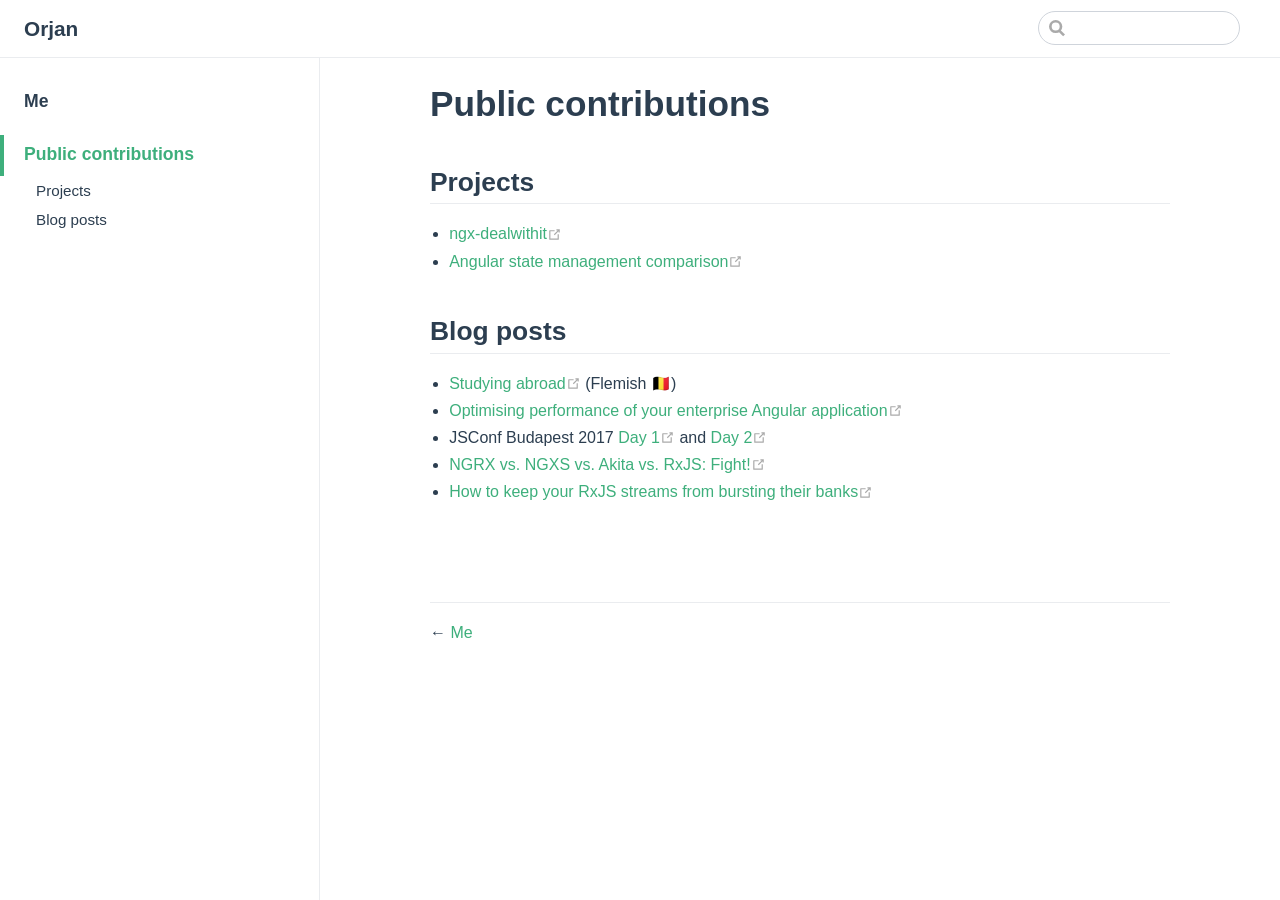
<file: contributions.html>
<!DOCTYPE html>
<html lang="en-US">
  <head>
    <meta charset="utf-8">
    <meta name="viewport" content="width=device-width,initial-scale=1">
    <title>Public contributions | Orjan</title>
    <meta name="description" content="Just a GitHub Page">
    
    
    <link rel="preload" href="/assets/css/0.styles.a893254c.css" as="style"><link rel="preload" href="/assets/js/app.b0cc6ce6.js" as="script"><link rel="preload" href="/assets/js/2.a706e31f.js" as="script"><link rel="preload" href="/assets/js/6.42310675.js" as="script"><link rel="prefetch" href="/assets/js/3.bb468527.js"><link rel="prefetch" href="/assets/js/4.2d6e4859.js"><link rel="prefetch" href="/assets/js/5.21dd660b.js"><link rel="prefetch" href="/assets/js/7.936d4475.js"><link rel="prefetch" href="/assets/js/8.aac5efdd.js">
    <link rel="stylesheet" href="/assets/css/0.styles.a893254c.css">
  </head>
  <body>
    <div id="app" data-server-rendered="true"><div class="theme-container"><header class="navbar"><div class="sidebar-button"><svg xmlns="http://www.w3.org/2000/svg" aria-hidden="true" role="img" viewBox="0 0 448 512" class="icon"><path fill="currentColor" d="M436 124H12c-6.627 0-12-5.373-12-12V80c0-6.627 5.373-12 12-12h424c6.627 0 12 5.373 12 12v32c0 6.627-5.373 12-12 12zm0 160H12c-6.627 0-12-5.373-12-12v-32c0-6.627 5.373-12 12-12h424c6.627 0 12 5.373 12 12v32c0 6.627-5.373 12-12 12zm0 160H12c-6.627 0-12-5.373-12-12v-32c0-6.627 5.373-12 12-12h424c6.627 0 12 5.373 12 12v32c0 6.627-5.373 12-12 12z"></path></svg></div> <a href="/" class="home-link router-link-active"><!----> <span class="site-name">Orjan</span></a> <div class="links"><div class="search-box"><input aria-label="Search" autocomplete="off" spellcheck="false" value=""> <!----></div> <!----></div></header> <div class="sidebar-mask"></div> <aside class="sidebar"><!---->  <ul class="sidebar-links"><li><a href="/" class="sidebar-link">Me</a></li><li><a href="/contributions.html" class="active sidebar-link">Public contributions</a><ul class="sidebar-sub-headers"><li class="sidebar-sub-header"><a href="/contributions.html#projects" class="sidebar-link">Projects</a></li><li class="sidebar-sub-header"><a href="/contributions.html#blog-posts" class="sidebar-link">Blog posts</a></li></ul></li></ul> </aside> <main class="page"> <div class="theme-default-content content__default"><h1 id="public-contributions"><a href="#public-contributions" aria-hidden="true" class="header-anchor">#</a> Public contributions</h1> <h2 id="projects"><a href="#projects" aria-hidden="true" class="header-anchor">#</a> Projects</h2> <ul><li><a href="https://www.npmjs.com/package/ngx-dealwithit" target="_blank" rel="noopener noreferrer">ngx-dealwithit<svg xmlns="http://www.w3.org/2000/svg" aria-hidden="true" x="0px" y="0px" viewBox="0 0 100 100" width="15" height="15" class="icon outbound"><path fill="currentColor" d="M18.8,85.1h56l0,0c2.2,0,4-1.8,4-4v-32h-8v28h-48v-48h28v-8h-32l0,0c-2.2,0-4,1.8-4,4v56C14.8,83.3,16.6,85.1,18.8,85.1z"></path> <polygon fill="currentColor" points="45.7,48.7 51.3,54.3 77.2,28.5 77.2,37.2 85.2,37.2 85.2,14.9 62.8,14.9 62.8,22.9 71.5,22.9"></polygon></svg></a></li> <li><a href="https://github.com/orjandesmet/angular-state-management-comparison" target="_blank" rel="noopener noreferrer">Angular state management comparison<svg xmlns="http://www.w3.org/2000/svg" aria-hidden="true" x="0px" y="0px" viewBox="0 0 100 100" width="15" height="15" class="icon outbound"><path fill="currentColor" d="M18.8,85.1h56l0,0c2.2,0,4-1.8,4-4v-32h-8v28h-48v-48h28v-8h-32l0,0c-2.2,0-4,1.8-4,4v56C14.8,83.3,16.6,85.1,18.8,85.1z"></path> <polygon fill="currentColor" points="45.7,48.7 51.3,54.3 77.2,28.5 77.2,37.2 85.2,37.2 85.2,14.9 62.8,14.9 62.8,22.9 71.5,22.9"></polygon></svg></a></li></ul> <h2 id="blog-posts"><a href="#blog-posts" aria-hidden="true" class="header-anchor">#</a> Blog posts</h2> <ul><li><a href="https://oylespana.blogspot.com" target="_blank" rel="noopener noreferrer">Studying abroad<svg xmlns="http://www.w3.org/2000/svg" aria-hidden="true" x="0px" y="0px" viewBox="0 0 100 100" width="15" height="15" class="icon outbound"><path fill="currentColor" d="M18.8,85.1h56l0,0c2.2,0,4-1.8,4-4v-32h-8v28h-48v-48h28v-8h-32l0,0c-2.2,0-4,1.8-4,4v56C14.8,83.3,16.6,85.1,18.8,85.1z"></path> <polygon fill="currentColor" points="45.7,48.7 51.3,54.3 77.2,28.5 77.2,37.2 85.2,37.2 85.2,14.9 62.8,14.9 62.8,22.9 71.5,22.9"></polygon></svg></a> (Flemish 🇧🇪)</li> <li><a href="https://ordina-jworks.github.io/angular/2017/04/04/optimising-performance-of-your-enterprise-angular-application.html" target="_blank" rel="noopener noreferrer">Optimising performance of your enterprise Angular application<svg xmlns="http://www.w3.org/2000/svg" aria-hidden="true" x="0px" y="0px" viewBox="0 0 100 100" width="15" height="15" class="icon outbound"><path fill="currentColor" d="M18.8,85.1h56l0,0c2.2,0,4-1.8,4-4v-32h-8v28h-48v-48h28v-8h-32l0,0c-2.2,0-4,1.8-4,4v56C14.8,83.3,16.6,85.1,18.8,85.1z"></path> <polygon fill="currentColor" points="45.7,48.7 51.3,54.3 77.2,28.5 77.2,37.2 85.2,37.2 85.2,14.9 62.8,14.9 62.8,22.9 71.5,22.9"></polygon></svg></a></li> <li>JSConf Budapest 2017 <a href="https://ordina-jworks.github.io/conference/2018/01/03/JS-Conf-Budapest-day-1.html" target="_blank" rel="noopener noreferrer">Day 1<svg xmlns="http://www.w3.org/2000/svg" aria-hidden="true" x="0px" y="0px" viewBox="0 0 100 100" width="15" height="15" class="icon outbound"><path fill="currentColor" d="M18.8,85.1h56l0,0c2.2,0,4-1.8,4-4v-32h-8v28h-48v-48h28v-8h-32l0,0c-2.2,0-4,1.8-4,4v56C14.8,83.3,16.6,85.1,18.8,85.1z"></path> <polygon fill="currentColor" points="45.7,48.7 51.3,54.3 77.2,28.5 77.2,37.2 85.2,37.2 85.2,14.9 62.8,14.9 62.8,22.9 71.5,22.9"></polygon></svg></a> and <a href="https://ordina-jworks.github.io/conference/2018/01/03/JS-Conf-Budapest-day-2.html" target="_blank" rel="noopener noreferrer">Day 2<svg xmlns="http://www.w3.org/2000/svg" aria-hidden="true" x="0px" y="0px" viewBox="0 0 100 100" width="15" height="15" class="icon outbound"><path fill="currentColor" d="M18.8,85.1h56l0,0c2.2,0,4-1.8,4-4v-32h-8v28h-48v-48h28v-8h-32l0,0c-2.2,0-4,1.8-4,4v56C14.8,83.3,16.6,85.1,18.8,85.1z"></path> <polygon fill="currentColor" points="45.7,48.7 51.3,54.3 77.2,28.5 77.2,37.2 85.2,37.2 85.2,14.9 62.8,14.9 62.8,22.9 71.5,22.9"></polygon></svg></a></li> <li><a href="https://ordina-jworks.github.io/angular/2018/10/08/angular-state-management-comparison.html" target="_blank" rel="noopener noreferrer">NGRX vs. NGXS vs. Akita vs. RxJS: Fight!<svg xmlns="http://www.w3.org/2000/svg" aria-hidden="true" x="0px" y="0px" viewBox="0 0 100 100" width="15" height="15" class="icon outbound"><path fill="currentColor" d="M18.8,85.1h56l0,0c2.2,0,4-1.8,4-4v-32h-8v28h-48v-48h28v-8h-32l0,0c-2.2,0-4,1.8-4,4v56C14.8,83.3,16.6,85.1,18.8,85.1z"></path> <polygon fill="currentColor" points="45.7,48.7 51.3,54.3 77.2,28.5 77.2,37.2 85.2,37.2 85.2,14.9 62.8,14.9 62.8,22.9 71.5,22.9"></polygon></svg></a></li> <li><a href="https://ordina-jworks.github.io/development/2019/04/29/Keep-your-RxJS-streams-from-bursting-their-banks.html" target="_blank" rel="noopener noreferrer">How to keep your RxJS streams from bursting their banks<svg xmlns="http://www.w3.org/2000/svg" aria-hidden="true" x="0px" y="0px" viewBox="0 0 100 100" width="15" height="15" class="icon outbound"><path fill="currentColor" d="M18.8,85.1h56l0,0c2.2,0,4-1.8,4-4v-32h-8v28h-48v-48h28v-8h-32l0,0c-2.2,0-4,1.8-4,4v56C14.8,83.3,16.6,85.1,18.8,85.1z"></path> <polygon fill="currentColor" points="45.7,48.7 51.3,54.3 77.2,28.5 77.2,37.2 85.2,37.2 85.2,14.9 62.8,14.9 62.8,22.9 71.5,22.9"></polygon></svg></a></li></ul></div> <footer class="page-edit"><!----> <!----></footer> <div class="page-nav"><p class="inner"><span class="prev">
        ←
        <a href="/" class="prev router-link-active">
          Me
        </a></span> <!----></p></div> </main></div><div class="global-ui"></div></div>
    <script src="/assets/js/app.b0cc6ce6.js" defer></script><script src="/assets/js/2.a706e31f.js" defer></script><script src="/assets/js/6.42310675.js" defer></script>
  </body>
</html>
</file>
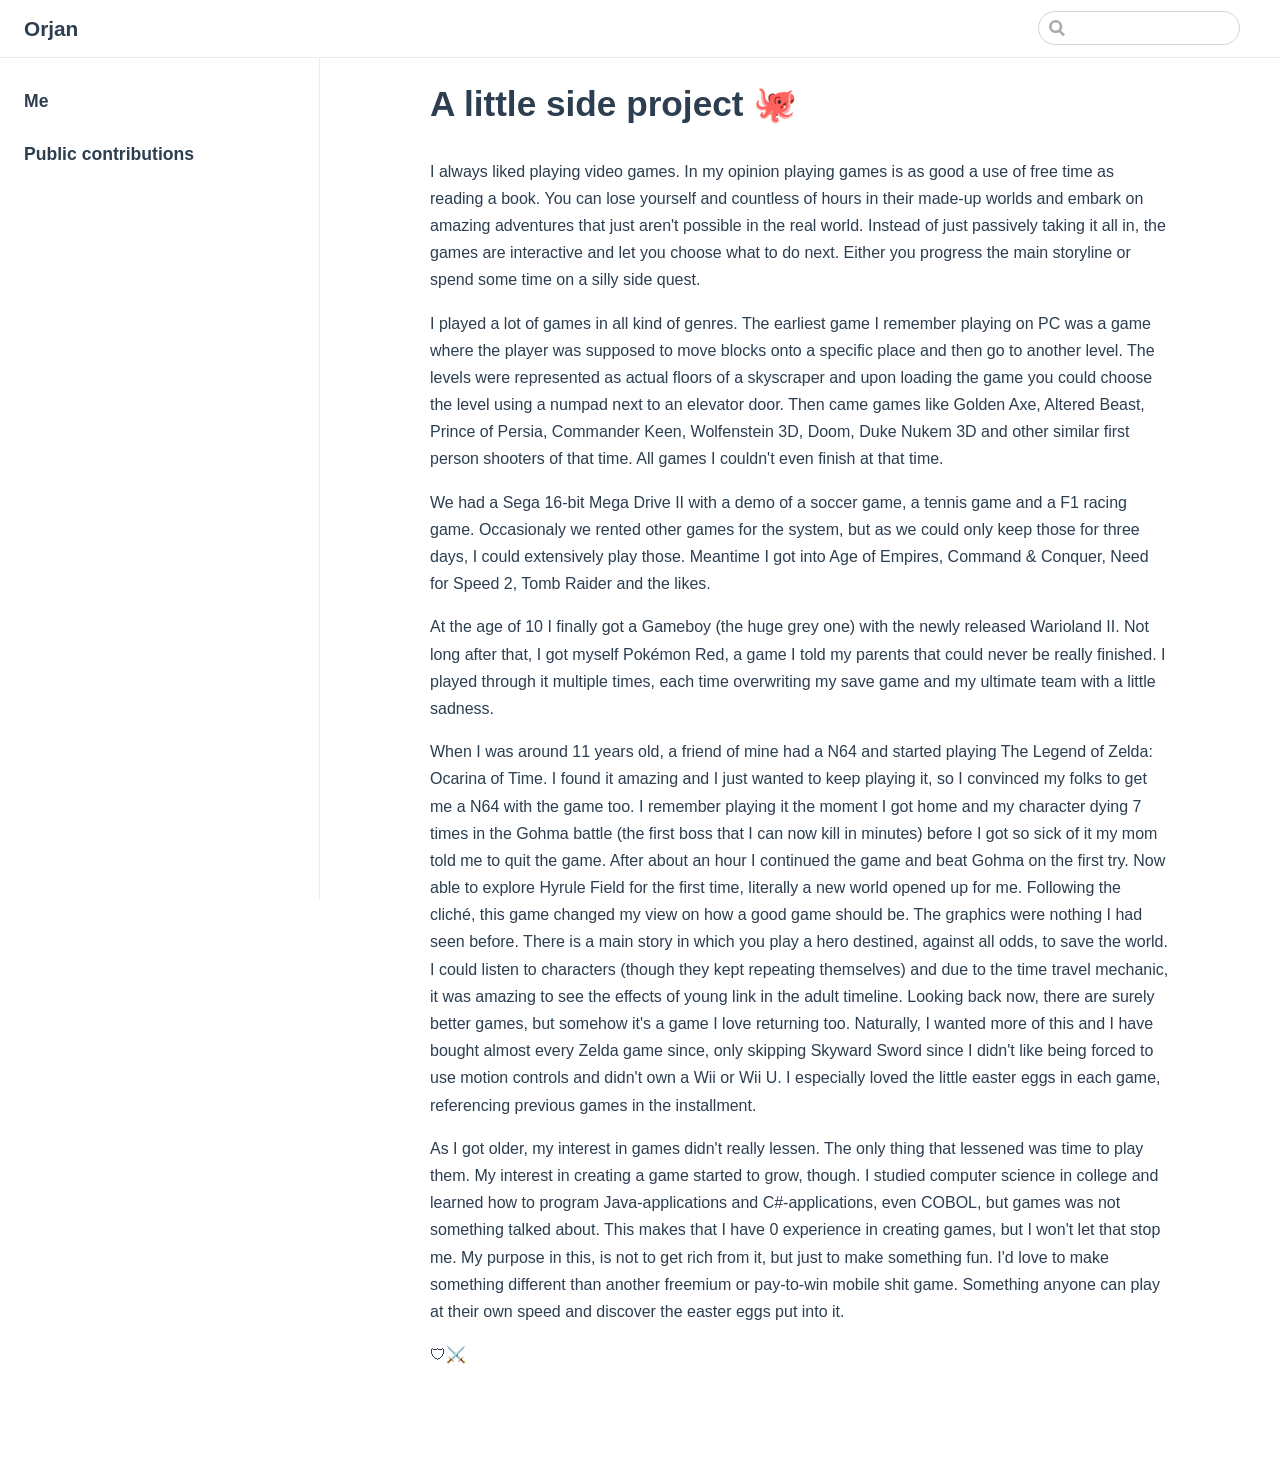
<file: testarossa-1.html>
<!DOCTYPE html>
<html lang="en-US">
  <head>
    <meta charset="utf-8">
    <meta name="viewport" content="width=device-width,initial-scale=1">
    <title>A little side project 🐙 | Orjan</title>
    <meta name="description" content="Just a GitHub Page">
    
    
    <link rel="preload" href="/assets/css/0.styles.a893254c.css" as="style"><link rel="preload" href="/assets/js/app.b0cc6ce6.js" as="script"><link rel="preload" href="/assets/js/2.a706e31f.js" as="script"><link rel="preload" href="/assets/js/7.936d4475.js" as="script"><link rel="prefetch" href="/assets/js/3.bb468527.js"><link rel="prefetch" href="/assets/js/4.2d6e4859.js"><link rel="prefetch" href="/assets/js/5.21dd660b.js"><link rel="prefetch" href="/assets/js/6.42310675.js"><link rel="prefetch" href="/assets/js/8.aac5efdd.js">
    <link rel="stylesheet" href="/assets/css/0.styles.a893254c.css">
  </head>
  <body>
    <div id="app" data-server-rendered="true"><div class="theme-container"><header class="navbar"><div class="sidebar-button"><svg xmlns="http://www.w3.org/2000/svg" aria-hidden="true" role="img" viewBox="0 0 448 512" class="icon"><path fill="currentColor" d="M436 124H12c-6.627 0-12-5.373-12-12V80c0-6.627 5.373-12 12-12h424c6.627 0 12 5.373 12 12v32c0 6.627-5.373 12-12 12zm0 160H12c-6.627 0-12-5.373-12-12v-32c0-6.627 5.373-12 12-12h424c6.627 0 12 5.373 12 12v32c0 6.627-5.373 12-12 12zm0 160H12c-6.627 0-12-5.373-12-12v-32c0-6.627 5.373-12 12-12h424c6.627 0 12 5.373 12 12v32c0 6.627-5.373 12-12 12z"></path></svg></div> <a href="/" class="home-link router-link-active"><!----> <span class="site-name">Orjan</span></a> <div class="links"><div class="search-box"><input aria-label="Search" autocomplete="off" spellcheck="false" value=""> <!----></div> <!----></div></header> <div class="sidebar-mask"></div> <aside class="sidebar"><!---->  <ul class="sidebar-links"><li><a href="/" class="sidebar-link">Me</a></li><li><a href="/contributions.html" class="sidebar-link">Public contributions</a></li></ul> </aside> <main class="page"> <div class="theme-default-content content__default"><h1 id="a-little-side-project-🐙"><a href="#a-little-side-project-🐙" aria-hidden="true" class="header-anchor">#</a> A little side project 🐙</h1> <p>I always liked playing video games.
In my opinion playing games is as good a use of free time as reading a book.
You can lose yourself and countless of hours in their made-up worlds and embark on amazing adventures that just aren't possible in the real world.
Instead of just passively taking it all in, the games are interactive and let you choose what to do next.
Either you progress the main storyline or spend some time on a silly side quest.</p> <p>I played a lot of games in all kind of genres.
The earliest game I remember playing on PC was a game where the player was supposed to move blocks onto a specific place and then go to another level.
The levels were represented as actual floors of a skyscraper and upon loading the game you could choose the level using a numpad next to an elevator door.
Then came games like Golden Axe, Altered Beast, Prince of Persia, Commander Keen, Wolfenstein 3D, Doom, Duke Nukem 3D and other similar first person shooters of that time.
All games I couldn't even finish at that time.</p> <p>We had a Sega 16-bit Mega Drive II with a demo of a soccer game, a tennis game and a F1 racing game.
Occasionaly we rented other games for the system, but as we could only keep those for three days, I could extensively play those.
Meantime I got into Age of Empires, Command &amp; Conquer, Need for Speed 2, Tomb Raider and the likes.</p> <p>At the age of 10 I finally got a Gameboy (the huge grey one) with the newly released Warioland II.
Not long after that, I got myself Pokémon Red, a game I told my parents that could never be really finished.
I played through it multiple times, each time overwriting my save game and my ultimate team with a little sadness.</p> <p>When I was around 11 years old, a friend of mine had a N64 and started playing The Legend of Zelda: Ocarina of Time.
I found it amazing and I just wanted to keep playing it, so I convinced my folks to get me a N64 with the game too.
I remember playing it the moment I got home and my character dying 7 times in the Gohma battle (the first boss that I can now kill in minutes) before I got so sick of it my mom told me to quit the game.
After about an hour I continued the game and beat Gohma on the first try.
Now able to explore Hyrule Field for the first time, literally a new world opened up for me.
Following the cliché, this game changed my view on how a good game should be.
The graphics were nothing I had seen before.
There is a main story in which you play a hero destined, against all odds, to save the world.
I could listen to characters (though they kept repeating themselves) and due to the time travel mechanic, it was amazing to see the effects of young link in the adult timeline.
Looking back now, there are surely better games, but somehow it's a game I love returning too.
Naturally, I wanted more of this and I have bought almost every Zelda game since, only skipping Skyward Sword since I didn't like being forced to use motion controls and didn't own a Wii or Wii U.
I especially loved the little easter eggs in each game, referencing previous games in the installment.</p> <p>As I got older, my interest in games didn't really lessen.
The only thing that lessened was time to play them.
My interest in creating a game started to grow, though.
I studied computer science in college and learned how to program Java-applications and C#-applications, even COBOL, but games was not something talked about.
This makes that I have 0 experience in creating games, but I won't let that stop me.
My purpose in this, is not to get rich from it, but just to make something fun.
I'd love to make something different than another freemium or pay-to-win mobile shit game.
Something anyone can play at their own speed and discover the easter eggs put into it.</p> <p>🛡⚔️</p></div> <footer class="page-edit"><!----> <!----></footer> <!----> </main></div><div class="global-ui"></div></div>
    <script src="/assets/js/app.b0cc6ce6.js" defer></script><script src="/assets/js/2.a706e31f.js" defer></script><script src="/assets/js/7.936d4475.js" defer></script>
  </body>
</html>
</file>
<file: assets/css/0.styles.a893254c.css>
#nprogress{pointer-events:none}#nprogress .bar{background:#3eaf7c;position:fixed;z-index:1031;top:0;left:0;width:100%;height:2px}#nprogress .peg{display:block;position:absolute;right:0;width:100px;height:100%;box-shadow:0 0 10px #3eaf7c,0 0 5px #3eaf7c;opacity:1;transform:rotate(3deg) translateY(-4px)}#nprogress .spinner{display:block;position:fixed;z-index:1031;top:15px;right:15px}#nprogress .spinner-icon{width:18px;height:18px;box-sizing:border-box;border-color:#3eaf7c transparent transparent #3eaf7c;border-style:solid;border-width:2px;border-radius:50%;animation:nprogress-spinner .4s linear infinite}.nprogress-custom-parent{overflow:hidden;position:relative}.nprogress-custom-parent #nprogress .bar,.nprogress-custom-parent #nprogress .spinner{position:absolute}@keyframes nprogress-spinner{0%{transform:rotate(0deg)}to{transform:rotate(1turn)}}.icon.outbound{color:#aaa;display:inline-block;vertical-align:middle;position:relative;top:-1px}.home{padding:3.6rem 2rem 0;max-width:960px;margin:0 auto;display:block}.home .hero{text-align:center}.home .hero img{max-width:100%;max-height:280px;display:block;margin:3rem auto 1.5rem}.home .hero h1{font-size:3rem}.home .hero .action,.home .hero .description,.home .hero h1{margin:1.8rem auto}.home .hero .description{max-width:35rem;font-size:1.6rem;line-height:1.3;color:#6a8bad}.home .hero .action-button{display:inline-block;font-size:1.2rem;color:#fff;background-color:#3eaf7c;padding:.8rem 1.6rem;border-radius:4px;transition:background-color .1s ease;box-sizing:border-box;border-bottom:1px solid #389d70}.home .hero .action-button:hover{background-color:#4abf8a}.home .features{border-top:1px solid #eaecef;padding:1.2rem 0;margin-top:2.5rem;display:flex;flex-wrap:wrap;align-items:flex-start;align-content:stretch;justify-content:space-between}.home .feature{flex-grow:1;flex-basis:30%;max-width:30%}.home .feature h2{font-size:1.4rem;font-weight:500;border-bottom:none;padding-bottom:0;color:#3a5169}.home .feature p{color:#4e6e8e}.home .footer{padding:2.5rem;border-top:1px solid #eaecef;text-align:center;color:#4e6e8e}@media (max-width:719px){.home .features{flex-direction:column}.home .feature{max-width:100%;padding:0 2.5rem}}@media (max-width:419px){.home{padding-left:1.5rem;padding-right:1.5rem}.home .hero img{max-height:210px;margin:2rem auto 1.2rem}.home .hero h1{font-size:2rem}.home .hero .action,.home .hero .description,.home .hero h1{margin:1.2rem auto}.home .hero .description{font-size:1.2rem}.home .hero .action-button{font-size:1rem;padding:.6rem 1.2rem}.home .feature h2{font-size:1.25rem}}.search-box{display:inline-block;position:relative;margin-right:1rem}.search-box input{cursor:text;width:10rem;height:2rem;color:#4e6e8e;display:inline-block;border:1px solid #cfd4db;border-radius:2rem;font-size:.9rem;line-height:2rem;padding:0 .5rem 0 2rem;outline:none;transition:all .2s ease;background:#fff url(/assets/img/search.83621669.svg) .6rem .5rem no-repeat;background-size:1rem}.search-box input:focus{cursor:auto;border-color:#3eaf7c}.search-box .suggestions{background:#fff;width:20rem;position:absolute;top:1.5rem;border:1px solid #cfd4db;border-radius:6px;padding:.4rem;list-style-type:none}.search-box .suggestions.align-right{right:0}.search-box .suggestion{line-height:1.4;padding:.4rem .6rem;border-radius:4px;cursor:pointer}.search-box .suggestion a{white-space:normal;color:#5d82a6}.search-box .suggestion a .page-title{font-weight:600}.search-box .suggestion a .header{font-size:.9em;margin-left:.25em}.search-box .suggestion.focused{background-color:#f3f4f5}.search-box .suggestion.focused a{color:#3eaf7c}@media (max-width:959px){.search-box input{cursor:pointer;width:0;border-color:transparent;position:relative}.search-box input:focus{cursor:text;left:0;width:10rem}}@media (-ms-high-contrast:none){.search-box input{height:2rem}}@media (max-width:959px) and (min-width:719px){.search-box .suggestions{left:0}}@media (max-width:719px){.search-box{margin-right:0}.search-box input{left:1rem}.search-box .suggestions{right:0}}@media (max-width:419px){.search-box .suggestions{width:calc(100vw - 4rem)}.search-box input:focus{width:8rem}}.sidebar-button{cursor:pointer;display:none;width:1.25rem;height:1.25rem;position:absolute;padding:.6rem;top:.6rem;left:1rem}.sidebar-button .icon{display:block;width:1.25rem;height:1.25rem}@media (max-width:719px){.sidebar-button{display:block}}.dropdown-enter,.dropdown-leave-to{height:0!important}.dropdown-wrapper{cursor:pointer}.dropdown-wrapper .dropdown-title{display:block}.dropdown-wrapper .dropdown-title:hover{border-color:transparent}.dropdown-wrapper .dropdown-title .arrow{vertical-align:middle;margin-top:-1px;margin-left:.4rem}.dropdown-wrapper .nav-dropdown .dropdown-item{color:inherit;line-height:1.7rem}.dropdown-wrapper .nav-dropdown .dropdown-item h4{margin:.45rem 0 0;border-top:1px solid #eee;padding:.45rem 1.5rem 0 1.25rem}.dropdown-wrapper .nav-dropdown .dropdown-item .dropdown-subitem-wrapper{padding:0;list-style:none}.dropdown-wrapper .nav-dropdown .dropdown-item .dropdown-subitem-wrapper .dropdown-subitem{font-size:.9em}.dropdown-wrapper .nav-dropdown .dropdown-item a{display:block;line-height:1.7rem;position:relative;border-bottom:none;font-weight:400;margin-bottom:0;padding:0 1.5rem 0 1.25rem}.dropdown-wrapper .nav-dropdown .dropdown-item a.router-link-active,.dropdown-wrapper .nav-dropdown .dropdown-item a:hover{color:#3eaf7c}.dropdown-wrapper .nav-dropdown .dropdown-item a.router-link-active:after{content:"";width:0;height:0;border-left:5px solid #3eaf7c;border-top:3px solid transparent;border-bottom:3px solid transparent;position:absolute;top:calc(50% - 2px);left:9px}.dropdown-wrapper .nav-dropdown .dropdown-item:first-child h4{margin-top:0;padding-top:0;border-top:0}@media (max-width:719px){.dropdown-wrapper.open .dropdown-title{margin-bottom:.5rem}.dropdown-wrapper .nav-dropdown{transition:height .1s ease-out;overflow:hidden}.dropdown-wrapper .nav-dropdown .dropdown-item h4{border-top:0;margin-top:0;padding-top:0}.dropdown-wrapper .nav-dropdown .dropdown-item>a,.dropdown-wrapper .nav-dropdown .dropdown-item h4{font-size:15px;line-height:2rem}.dropdown-wrapper .nav-dropdown .dropdown-item .dropdown-subitem{font-size:14px;padding-left:1rem}}@media (min-width:719px){.dropdown-wrapper{height:1.8rem}.dropdown-wrapper:hover .nav-dropdown{display:block!important}.dropdown-wrapper .dropdown-title .arrow{border-left:4px solid transparent;border-right:4px solid transparent;border-top:6px solid #ccc;border-bottom:0}.dropdown-wrapper .nav-dropdown{display:none;height:auto!important;box-sizing:border-box;max-height:calc(100vh - 2.7rem);overflow-y:auto;position:absolute;top:100%;right:0;background-color:#fff;padding:.6rem 0;border:1px solid;border-color:#ddd #ddd #ccc;text-align:left;border-radius:.25rem;white-space:nowrap;margin:0}}.nav-links{display:inline-block}.nav-links a{line-height:1.4rem;color:inherit}.nav-links a.router-link-active,.nav-links a:hover{color:#3eaf7c}.nav-links .nav-item{position:relative;display:inline-block;margin-left:1.5rem;line-height:2rem}.nav-links .nav-item:first-child{margin-left:0}.nav-links .repo-link{margin-left:1.5rem}@media (max-width:719px){.nav-links .nav-item,.nav-links .repo-link{margin-left:0}}@media (min-width:719px){.nav-links a.router-link-active,.nav-links a:hover{color:#2c3e50}.nav-item>a:not(.external).router-link-active,.nav-item>a:not(.external):hover{margin-bottom:-2px;border-bottom:2px solid #46bd87}}.navbar{padding:.7rem 1.5rem;line-height:2.2rem}.navbar a,.navbar img,.navbar span{display:inline-block}.navbar .logo{height:2.2rem;min-width:2.2rem;margin-right:.8rem;vertical-align:top}.navbar .site-name{font-size:1.3rem;font-weight:600;color:#2c3e50;position:relative}.navbar .links{padding-left:1.5rem;box-sizing:border-box;background-color:#fff;white-space:nowrap;font-size:.9rem;position:absolute;right:1.5rem;top:.7rem;display:flex}.navbar .links .search-box{flex:0 0 auto;vertical-align:top}@media (max-width:719px){.navbar{padding-left:4rem}.navbar .can-hide{display:none}.navbar .links{padding-left:1.5rem}}.page-edit,.page-nav{max-width:740px;margin:0 auto;padding:2rem 2.5rem}@media (max-width:959px){.page-edit,.page-nav{padding:2rem}}@media (max-width:419px){.page-edit,.page-nav{padding:1.5rem}}.page{padding-bottom:2rem;display:block}.page-edit{padding-top:1rem;padding-bottom:1rem;overflow:auto}.page-edit .edit-link{display:inline-block}.page-edit .edit-link a{color:#4e6e8e;margin-right:.25rem}.page-edit .last-updated{float:right;font-size:.9em}.page-edit .last-updated .prefix{font-weight:500;color:#4e6e8e}.page-edit .last-updated .time{font-weight:400;color:#aaa}.page-nav{padding-top:1rem;padding-bottom:0}.page-nav .inner{min-height:2rem;margin-top:0;border-top:1px solid #eaecef;padding-top:1rem;overflow:auto}.page-nav .next{float:right}@media (max-width:719px){.page-edit .edit-link{margin-bottom:.5rem}.page-edit .last-updated{font-size:.8em;float:none;text-align:left}}.sidebar-group .sidebar-group{padding-left:.5em}.sidebar-group:not(.collapsable) .sidebar-heading:not(.clickable){cursor:auto;color:inherit}.sidebar-group.is-sub-group{padding-left:0}.sidebar-group.is-sub-group>.sidebar-heading{font-size:.95em;line-height:1.4;font-weight:400;padding-left:2rem}.sidebar-group.is-sub-group>.sidebar-heading:not(.clickable){opacity:.5}.sidebar-group.is-sub-group>.sidebar-group-items{padding-left:1rem}.sidebar-group.is-sub-group>.sidebar-group-items>li>.sidebar-link{font-size:.95em;border-left:none}.sidebar-group.depth-2>.sidebar-heading{border-left:none}.sidebar-heading{color:#2c3e50;transition:color .15s ease;cursor:pointer;font-size:1.1em;font-weight:700;padding:.35rem 1.5rem .35rem 1.25rem;width:100%;box-sizing:border-box;margin:0;border-left:.25rem solid transparent}.sidebar-heading.open,.sidebar-heading:hover{color:inherit}.sidebar-heading .arrow{position:relative;top:-.12em;left:.5em}.sidebar-heading.clickable.active{font-weight:600;color:#3eaf7c;border-left-color:#3eaf7c}.sidebar-heading.clickable:hover{color:#3eaf7c}.sidebar-group-items{transition:height .1s ease-out;font-size:.95em;overflow:hidden}.sidebar .sidebar-sub-headers{padding-left:1rem;font-size:.95em}a.sidebar-link{font-size:1em;font-weight:400;display:inline-block;color:#2c3e50;border-left:.25rem solid transparent;padding:.35rem 1rem .35rem 1.25rem;line-height:1.4;width:100%;box-sizing:border-box}a.sidebar-link:hover{color:#3eaf7c}a.sidebar-link.active{font-weight:600;color:#3eaf7c;border-left-color:#3eaf7c}.sidebar-group a.sidebar-link{padding-left:2rem}.sidebar-sub-headers a.sidebar-link{padding-top:.25rem;padding-bottom:.25rem;border-left:none}.sidebar-sub-headers a.sidebar-link.active{font-weight:500}.sidebar ul{padding:0;margin:0;list-style-type:none}.sidebar a{display:inline-block}.sidebar .nav-links{display:none;border-bottom:1px solid #eaecef;padding:.5rem 0 .75rem}.sidebar .nav-links a{font-weight:600}.sidebar .nav-links .nav-item,.sidebar .nav-links .repo-link{display:block;line-height:1.25rem;font-size:1.1em;padding:.5rem 0 .5rem 1.5rem}.sidebar>.sidebar-links{padding:1.5rem 0}.sidebar>.sidebar-links>li>a.sidebar-link{font-size:1.1em;line-height:1.7;font-weight:700}.sidebar>.sidebar-links>li:not(:first-child){margin-top:.75rem}@media (max-width:719px){.sidebar .nav-links{display:block}.sidebar .nav-links .dropdown-wrapper .nav-dropdown .dropdown-item a.router-link-active:after{top:calc(1rem - 2px)}.sidebar>.sidebar-links{padding:1rem 0}}code[class*=language-],pre[class*=language-]{color:#ccc;background:none;font-family:Consolas,Monaco,Andale Mono,Ubuntu Mono,monospace;font-size:1em;text-align:left;white-space:pre;word-spacing:normal;word-break:normal;word-wrap:normal;line-height:1.5;-moz-tab-size:4;-o-tab-size:4;tab-size:4;-webkit-hyphens:none;-ms-hyphens:none;hyphens:none}pre[class*=language-]{padding:1em;margin:.5em 0;overflow:auto}:not(pre)>code[class*=language-],pre[class*=language-]{background:#2d2d2d}:not(pre)>code[class*=language-]{padding:.1em;border-radius:.3em;white-space:normal}.token.block-comment,.token.cdata,.token.comment,.token.doctype,.token.prolog{color:#999}.token.punctuation{color:#ccc}.token.attr-name,.token.deleted,.token.namespace,.token.tag{color:#e2777a}.token.function-name{color:#6196cc}.token.boolean,.token.function,.token.number{color:#f08d49}.token.class-name,.token.constant,.token.property,.token.symbol{color:#f8c555}.token.atrule,.token.builtin,.token.important,.token.keyword,.token.selector{color:#cc99cd}.token.attr-value,.token.char,.token.regex,.token.string,.token.variable{color:#7ec699}.token.entity,.token.operator,.token.url{color:#67cdcc}.token.bold,.token.important{font-weight:700}.token.italic{font-style:italic}.token.entity{cursor:help}.token.inserted{color:green}.theme-default-content code{color:#476582;padding:.25rem .5rem;margin:0;font-size:.85em;background-color:rgba(27,31,35,.05);border-radius:3px}.theme-default-content code .token.deleted{color:#ec5975}.theme-default-content code .token.inserted{color:#3eaf7c}.theme-default-content pre,.theme-default-content pre[class*=language-]{line-height:1.4;padding:1.25rem 1.5rem;margin:.85rem 0;background-color:#282c34;border-radius:6px;overflow:auto}.theme-default-content pre[class*=language-] code,.theme-default-content pre code{color:#fff;padding:0;background-color:transparent;border-radius:0}div[class*=language-]{position:relative;background-color:#282c34;border-radius:6px}div[class*=language-] .highlight-lines{-webkit-user-select:none;-moz-user-select:none;-ms-user-select:none;user-select:none;padding-top:1.3rem;position:absolute;top:0;left:0;width:100%;line-height:1.4}div[class*=language-] .highlight-lines .highlighted{background-color:rgba(0,0,0,.66)}div[class*=language-] pre,div[class*=language-] pre[class*=language-]{background:transparent;position:relative;z-index:1}div[class*=language-]:before{position:absolute;z-index:3;top:.8em;right:1em;font-size:.75rem;color:hsla(0,0%,100%,.4)}div[class*=language-]:not(.line-numbers-mode) .line-numbers-wrapper{display:none}div[class*=language-].line-numbers-mode .highlight-lines .highlighted{position:relative}div[class*=language-].line-numbers-mode .highlight-lines .highlighted:before{content:" ";position:absolute;z-index:3;left:0;top:0;display:block;width:3.5rem;height:100%;background-color:rgba(0,0,0,.66)}div[class*=language-].line-numbers-mode pre{padding-left:4.5rem;vertical-align:middle}div[class*=language-].line-numbers-mode .line-numbers-wrapper{position:absolute;top:0;width:3.5rem;text-align:center;color:hsla(0,0%,100%,.3);padding:1.25rem 0;line-height:1.4}div[class*=language-].line-numbers-mode .line-numbers-wrapper .line-number,div[class*=language-].line-numbers-mode .line-numbers-wrapper br{-webkit-user-select:none;-moz-user-select:none;-ms-user-select:none;user-select:none}div[class*=language-].line-numbers-mode .line-numbers-wrapper .line-number{position:relative;z-index:4;font-size:.85em}div[class*=language-].line-numbers-mode:after{content:"";position:absolute;z-index:2;top:0;left:0;width:3.5rem;height:100%;border-radius:6px 0 0 6px;border-right:1px solid rgba(0,0,0,.66);background-color:#282c34}div[class~=language-js]:before{content:"js"}div[class~=language-ts]:before{content:"ts"}div[class~=language-html]:before{content:"html"}div[class~=language-md]:before{content:"md"}div[class~=language-vue]:before{content:"vue"}div[class~=language-css]:before{content:"css"}div[class~=language-sass]:before{content:"sass"}div[class~=language-scss]:before{content:"scss"}div[class~=language-less]:before{content:"less"}div[class~=language-stylus]:before{content:"stylus"}div[class~=language-go]:before{content:"go"}div[class~=language-java]:before{content:"java"}div[class~=language-c]:before{content:"c"}div[class~=language-sh]:before{content:"sh"}div[class~=language-yaml]:before{content:"yaml"}div[class~=language-py]:before{content:"py"}div[class~=language-docker]:before{content:"docker"}div[class~=language-dockerfile]:before{content:"dockerfile"}div[class~=language-makefile]:before{content:"makefile"}div[class~=language-javascript]:before{content:"js"}div[class~=language-typescript]:before{content:"ts"}div[class~=language-markup]:before{content:"html"}div[class~=language-markdown]:before{content:"md"}div[class~=language-json]:before{content:"json"}div[class~=language-ruby]:before{content:"rb"}div[class~=language-python]:before{content:"py"}div[class~=language-bash]:before{content:"sh"}div[class~=language-php]:before{content:"php"}.custom-block .custom-block-title{font-weight:600;margin-bottom:-.4rem}.custom-block.danger,.custom-block.tip,.custom-block.warning{padding:.1rem 1.5rem;border-left-width:.5rem;border-left-style:solid;margin:1rem 0}.custom-block.tip{background-color:#f3f5f7;border-color:#42b983}.custom-block.warning{background-color:rgba(255,229,100,.3);border-color:#e7c000;color:#6b5900}.custom-block.warning .custom-block-title{color:#b29400}.custom-block.warning a{color:#2c3e50}.custom-block.danger{background-color:#ffe6e6;border-color:#c00;color:#4d0000}.custom-block.danger .custom-block-title{color:#900}.custom-block.danger a{color:#2c3e50}.arrow{display:inline-block;width:0;height:0}.arrow.up{border-bottom:6px solid #ccc}.arrow.down,.arrow.up{border-left:4px solid transparent;border-right:4px solid transparent}.arrow.down{border-top:6px solid #ccc}.arrow.right{border-left:6px solid #ccc}.arrow.left,.arrow.right{border-top:4px solid transparent;border-bottom:4px solid transparent}.arrow.left{border-right:6px solid #ccc}.theme-default-content:not(.custom){max-width:740px;margin:0 auto;padding:2rem 2.5rem}@media (max-width:959px){.theme-default-content:not(.custom){padding:2rem}}@media (max-width:419px){.theme-default-content:not(.custom){padding:1.5rem}}.table-of-contents .badge{vertical-align:middle}body,html{padding:0;margin:0;background-color:#fff}body{font-family:-apple-system,BlinkMacSystemFont,Segoe UI,Roboto,Oxygen,Ubuntu,Cantarell,Fira Sans,Droid Sans,Helvetica Neue,sans-serif;-webkit-font-smoothing:antialiased;-moz-osx-font-smoothing:grayscale;font-size:16px;color:#2c3e50}.page{padding-left:20rem}.navbar{z-index:20;right:0;height:3.6rem;background-color:#fff;box-sizing:border-box;border-bottom:1px solid #eaecef}.navbar,.sidebar-mask{position:fixed;top:0;left:0}.sidebar-mask{z-index:9;width:100vw;height:100vh;display:none}.sidebar{font-size:16px;background-color:#fff;width:20rem;position:fixed;z-index:10;margin:0;top:3.6rem;left:0;bottom:0;box-sizing:border-box;border-right:1px solid #eaecef;overflow-y:auto}.theme-default-content:not(.custom)>:first-child{margin-top:3.6rem}.theme-default-content:not(.custom) a:hover{text-decoration:underline}.theme-default-content:not(.custom) p.demo{padding:1rem 1.5rem;border:1px solid #ddd;border-radius:4px}.theme-default-content:not(.custom) img{max-width:100%}.theme-default-content.custom{padding:0;margin:0}.theme-default-content.custom img{max-width:100%}a{font-weight:500;text-decoration:none}a,p a code{color:#3eaf7c}p a code{font-weight:400}kbd{background:#eee;border:.15rem solid #ddd;border-bottom:.25rem solid #ddd;border-radius:.15rem;padding:0 .15em}blockquote{font-size:1rem;color:#999;border-left:.2rem solid #dfe2e5;margin:1rem 0;padding:.25rem 0 .25rem 1rem}blockquote>p{margin:0}ol,ul{padding-left:1.2em}strong{font-weight:600}h1,h2,h3,h4,h5,h6{font-weight:600;line-height:1.25}.theme-default-content:not(.custom)>h1,.theme-default-content:not(.custom)>h2,.theme-default-content:not(.custom)>h3,.theme-default-content:not(.custom)>h4,.theme-default-content:not(.custom)>h5,.theme-default-content:not(.custom)>h6{margin-top:-3.1rem;padding-top:4.6rem;margin-bottom:0}.theme-default-content:not(.custom)>h1:first-child,.theme-default-content:not(.custom)>h2:first-child,.theme-default-content:not(.custom)>h3:first-child,.theme-default-content:not(.custom)>h4:first-child,.theme-default-content:not(.custom)>h5:first-child,.theme-default-content:not(.custom)>h6:first-child{margin-top:-1.5rem;margin-bottom:1rem}.theme-default-content:not(.custom)>h1:first-child+.custom-block,.theme-default-content:not(.custom)>h1:first-child+p,.theme-default-content:not(.custom)>h1:first-child+pre,.theme-default-content:not(.custom)>h2:first-child+.custom-block,.theme-default-content:not(.custom)>h2:first-child+p,.theme-default-content:not(.custom)>h2:first-child+pre,.theme-default-content:not(.custom)>h3:first-child+.custom-block,.theme-default-content:not(.custom)>h3:first-child+p,.theme-default-content:not(.custom)>h3:first-child+pre,.theme-default-content:not(.custom)>h4:first-child+.custom-block,.theme-default-content:not(.custom)>h4:first-child+p,.theme-default-content:not(.custom)>h4:first-child+pre,.theme-default-content:not(.custom)>h5:first-child+.custom-block,.theme-default-content:not(.custom)>h5:first-child+p,.theme-default-content:not(.custom)>h5:first-child+pre,.theme-default-content:not(.custom)>h6:first-child+.custom-block,.theme-default-content:not(.custom)>h6:first-child+p,.theme-default-content:not(.custom)>h6:first-child+pre{margin-top:2rem}h1:hover .header-anchor,h2:hover .header-anchor,h3:hover .header-anchor,h4:hover .header-anchor,h5:hover .header-anchor,h6:hover .header-anchor{opacity:1}h1{font-size:2.2rem}h2{font-size:1.65rem;padding-bottom:.3rem;border-bottom:1px solid #eaecef}h3{font-size:1.35rem}a.header-anchor{font-size:.85em;float:left;margin-left:-.87em;padding-right:.23em;margin-top:.125em;opacity:0}a.header-anchor:hover{text-decoration:none}.line-number,code,kbd{font-family:source-code-pro,Menlo,Monaco,Consolas,Courier New,monospace}ol,p,ul{line-height:1.7}hr{border:0;border-top:1px solid #eaecef}table{border-collapse:collapse;margin:1rem 0;display:block;overflow-x:auto}tr{border-top:1px solid #dfe2e5}tr:nth-child(2n){background-color:#f6f8fa}td,th{border:1px solid #dfe2e5;padding:.6em 1em}.theme-container.sidebar-open .sidebar-mask{display:block}.theme-container.no-navbar .theme-default-content:not(.custom)>h1,.theme-container.no-navbar h2,.theme-container.no-navbar h3,.theme-container.no-navbar h4,.theme-container.no-navbar h5,.theme-container.no-navbar h6{margin-top:1.5rem;padding-top:0}.theme-container.no-navbar .sidebar{top:0}@media (min-width:720px){.theme-container.no-sidebar .sidebar{display:none}.theme-container.no-sidebar .page{padding-left:0}}@media (max-width:959px){.sidebar{font-size:15px;width:16.4rem}.page{padding-left:16.4rem}}@media (max-width:719px){.sidebar{top:0;padding-top:3.6rem;transform:translateX(-100%);transition:transform .2s ease}.page{padding-left:0}.theme-container.sidebar-open .sidebar{transform:translateX(0)}.theme-container.no-navbar .sidebar{padding-top:0}}@media (max-width:419px){h1{font-size:1.9rem}.theme-default-content div[class*=language-]{margin:.85rem -1.5rem;border-radius:0}}.badge[data-v-138c9539]{display:inline-block;font-size:14px;height:18px;line-height:18px;border-radius:3px;padding:0 6px;color:#fff}.badge.green[data-v-138c9539],.badge.tip[data-v-138c9539],.badge[data-v-138c9539]{background-color:#42b983}.badge.error[data-v-138c9539]{background-color:#da5961}.badge.warn[data-v-138c9539],.badge.warning[data-v-138c9539],.badge.yellow[data-v-138c9539]{background-color:#e7c000}.badge+.badge[data-v-138c9539]{margin-left:5px}
</file>
